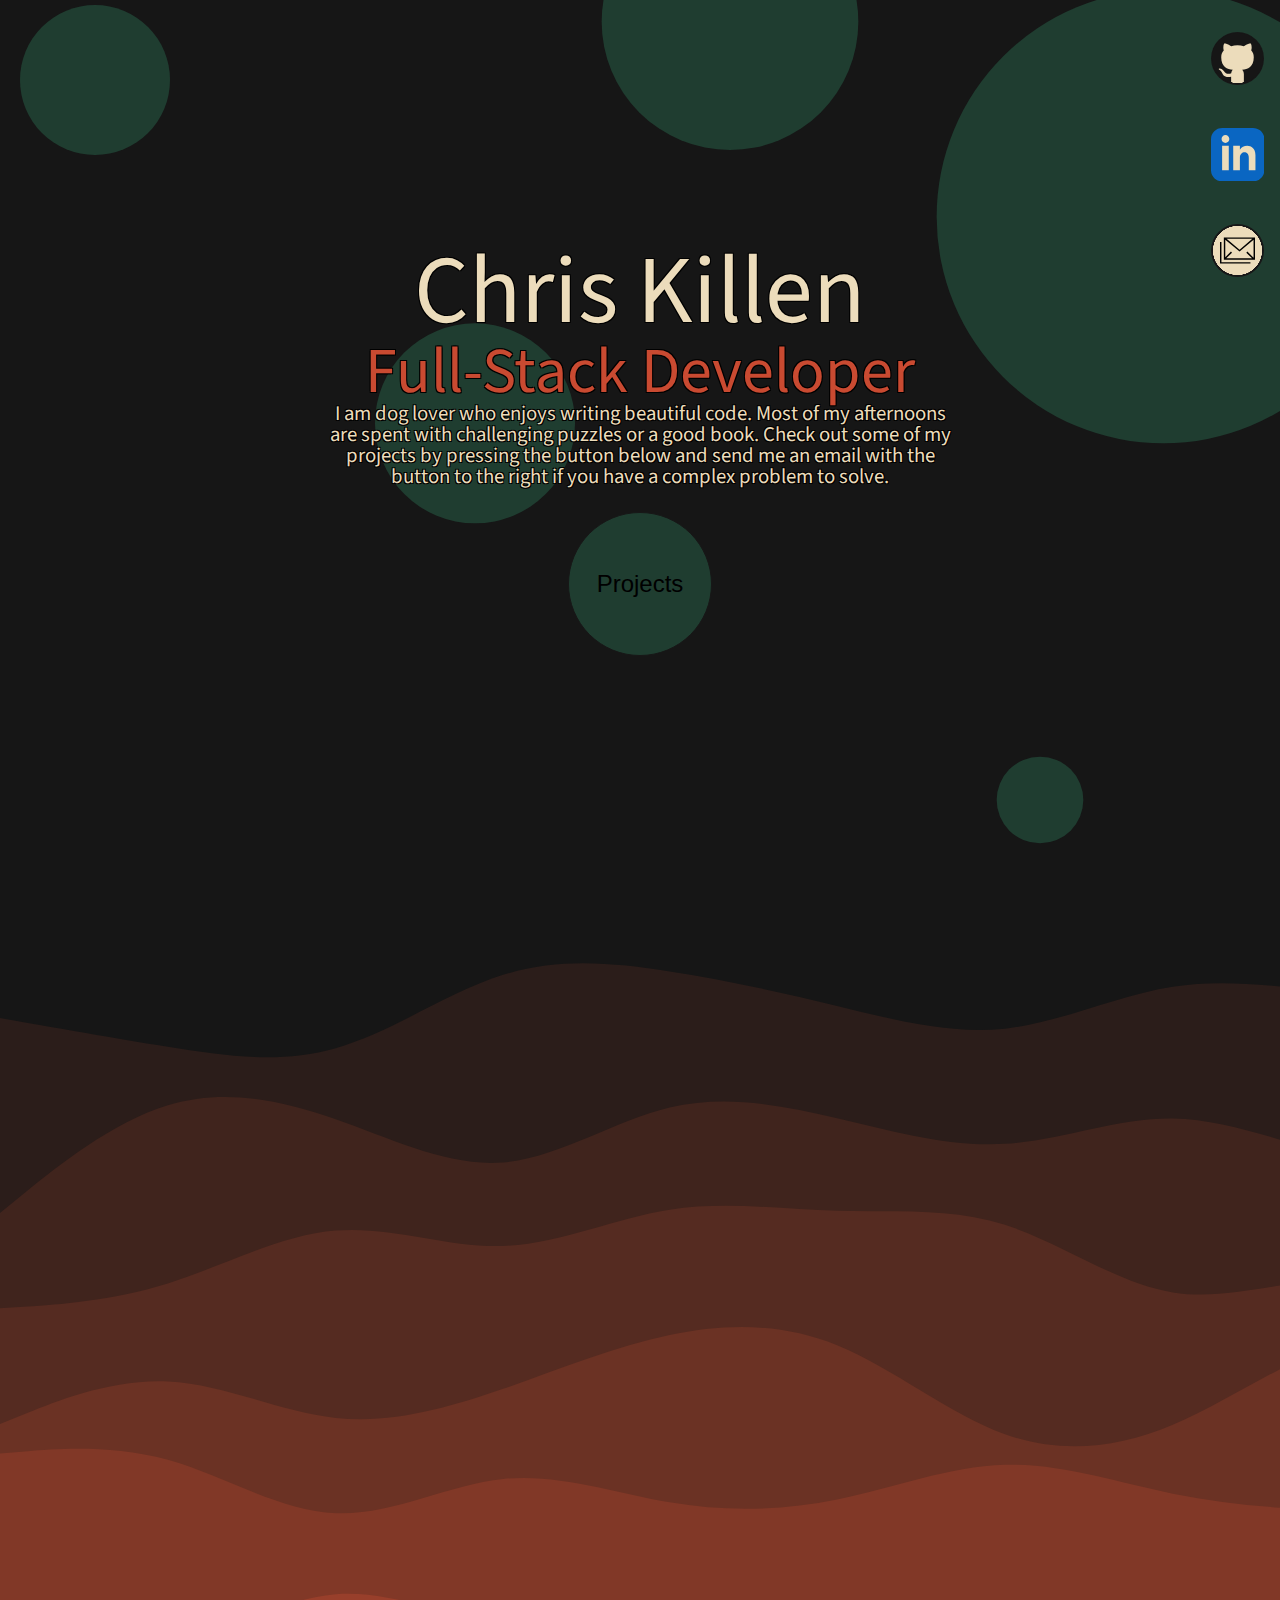
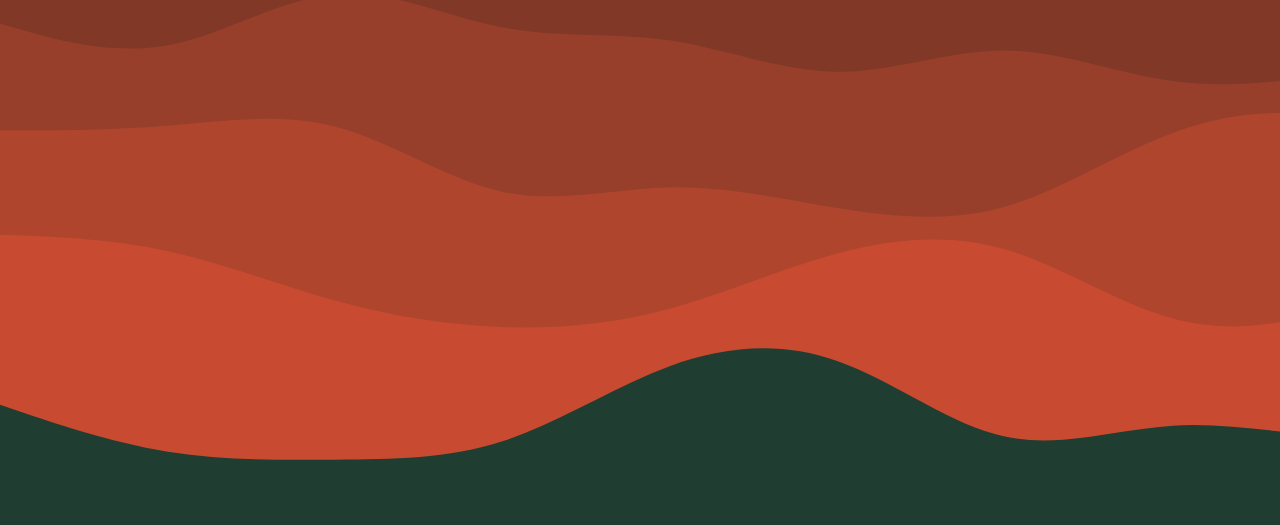
<file: index.html>
<!DOCTYPE html>
<html lang="en">

<head>
  <meta charset="UTF-8">
  <meta http-equiv="X-UA-Compatible" content="IE=edge">
  <meta name="viewport" content="width=device-width, initial-scale=1.0">
  <link rel="preconnect" href="https://fonts.googleapis.com">
  <link rel="preconnect" href="https://fonts.gstatic.com" crossorigin>
  <link href="https://fonts.googleapis.com/css2?family=Source+Sans+Pro:wght@300&display=swap" rel="stylesheet"> 
  <link rel="stylesheet" href="/reset.css">
  <link rel="stylesheet" href="/style.css">
  <title>Chris K</title>
</head>
<body>
  <a target="_blank" href="https://github.com/CKillen" class="float-button github" ><div class="github-background background-svg"></div></a>
  <a target="_blank" href="https://www.linkedin.com/in/christopher-killen-21360774/" class="float-button linkedin" ><div class="linkedin-background background-svg"></div></a>
  <a target="_blank" href="mailto: abc@example.com" class="float-button email" ><div class="email-background background-svg"></div></a>
  <div class="main background-svg">

    <div class="main-header">
      <h1 class="text-shadow">Chris Killen</h1>
      <h2 class="text-shadow">Full-Stack Developer</h2>
      <p class="text-shadow">
        I am dog lover who enjoys writing beautiful code. Most of my afternoons are spent with challenging puzzles or a good book. 
        Check out some of my projects by pressing the button below and send me an email with the button to the right if you have a complex problem to solve.  
      </p>
     <button id="project-button" class="blob-idle">Projects</button>
    </div>
  </div>
  <div id="project-section" class="projects background-svg">
    <div class="project original-fade">
      <div class="project-content">
        <h2 class="text-shadow">Voyager</h2>
      </div>
      <a target="_blank" class="background-svg" href="https://github.com/CKillen/Project3"></a>
      <a target="_blank" href="https://voyager-update.herokuapp.com/" id="cover-ship" class="background-svg"></a>
    </div>
    <div class="project original-fade">
      <div class="project-content">
        <h2 class="text-shadow">StreamerCRM</h2>
      </div>
      <a target="_blank" href="https://github.com/CKillen/StreamerCRM-A" class="background-svg"></a>
      <a target="_blank" href="https://www.streamercrm.com" id="cover-crm" class="background-svg"></a>
    </div>
  </div>
</body>
<script src="/index.js"></script>
</html>
</file>
<file: style.css>
html {
  overflow-x: hidden;
  scroll-behavior: smooth;
}

a {
  scroll-behavior: smooth;
}

.float-button {
  position: fixed;
  height: 52.67px;
  width: 52.67px;
  border: none;
  padding: 0px;
  display: -webkit-box;
  display: -ms-flexbox;
  display: flex;
  -webkit-box-pack: center;
      -ms-flex-pack: center;
          justify-content: center;
  -webkit-box-align: center;
      -ms-flex-align: center;
          align-items: center;
  background: #ecdcbb;
  background: radial-gradient(circle, #ecdcbb 65%, #171717 66%, #171717 100%);
}
.float-button:hover {
  background: radial-gradient(circle, #1f3d30 65%, #171717 66%, #171717 100%);
}

.linkedin {
  border-radius: 25%;
  top: 8em;
  right: 1em;
}

.linkedin-background {
  width: 100%;
  height: 100%;
  background-image: url("/iconmonstr-linkedin-3.svg");
}

.github {
  border-radius: 100%;
  top: 2em;
  right: 1em;
}

.github-background {
  width: 51px;
  height: 51px;
  background-image: url("/iconmonstr-github-1.svg");
}

.email {
  border-radius: 100%;
  top: 14em;
  right: 1em;
}

.email-background {
  width: 35px;
  height: 35px;
  background-image: url("/email-svgrepo-com.svg");
}

.main {
  background-image: url("./circles.svg");
  display: -webkit-box;
  display: -ms-flexbox;
  display: flex;
  -webkit-box-pack: center;
      -ms-flex-pack: center;
          justify-content: center;
  -webkit-box-align: center;
      -ms-flex-align: center;
          align-items: center;
  height: 100vh;
  width: 100vw;
  font-family: "Source Sans Pro", sans-serif;
}

.background-svg {
  background-repeat: repeat-y;
  background-size: cover;
  z-index: 1;
}

.main-header {
  display: -webkit-box;
  display: -ms-flexbox;
  display: flex;
  -webkit-box-pack: center;
      -ms-flex-pack: center;
          justify-content: center;
  -webkit-box-align: center;
      -ms-flex-align: center;
          align-items: center;
  -webkit-box-orient: vertical;
  -webkit-box-direction: normal;
      -ms-flex-direction: column;
          flex-direction: column;
  width: 100%;
}
.main-header p {
  color: #ecdcbb;
  font-size: 1.3em;
  width: clamp(45ch, 50%, 75ch);
  text-align: center;
}
.main-header h1 {
  color: #ecdcbb;
  font-size: 6em;
}
.main-header h2 {
  color: #c94a31;
  font-size: 4em;
}
.main-header button {
  margin-top: 1em;
  height: 6em;
  width: 6em;
  border: 1px solid #171717;
  border-radius: 100%;
  background-color: #1f3d30;
  font-size: 1.5em;
  z-index: 5;
}
.main-header button:hover {
  background-color: #184431;
}
.main-header button:active {
  scroll-behavior: smooth;
}

#project-section {
  width: 100vw;
  min-height: calc(100vh + 325px);
  background-image: url("/waves.svg");
  display: grid;
  grid-template-columns: 1fr 1fr 1fr;
  -webkit-box-align: center;
      -ms-flex-align: center;
          align-items: center;
  justify-items: center;
  gap: 15px 15px;
}

.project {
  height: 325px;
  width: 325px;
  background-color: #171717;
  -webkit-box-shadow: 0 0 0 3px #ecdcbb;
          box-shadow: 0 0 0 3px #ecdcbb;
  margin-top: 20px;
}
.project .project-content {
  height: 100%;
  width: 100%;
  display: -webkit-box;
  display: -ms-flexbox;
  display: flex;
  -webkit-box-pack: center;
      -ms-flex-pack: center;
          justify-content: center;
  -webkit-box-align: center;
      -ms-flex-align: center;
          align-items: center;
}
.project .project-content h2 {
  font-size: 45px;
  color: #ecdcbb;
}
.project a {
  display: inline-block;
  width: 100%;
  height: 100%;
  margin-bottom: -100%;
}
.project a:first-of-type {
  background-color: #ecdcbb;
  background-position-x: -50px;
  background-position-y: -50px;
  background-repeat: no-repeat;
  background-image: url("/iconmonstr-github-1.svg");
  -webkit-clip-path: polygon(0 0, 0 0, 0 0);
          clip-path: polygon(0 0, 0 0, 0 0);
  -webkit-transform: translate(0, calc(-100% - 11px));
          transform: translate(0, calc(-100% - 11px));
  z-index: 1;
}
.project a:last-of-type {
  background-color: #ecdcbb;
  -webkit-clip-path: polygon(0 0, 0 0, 0 0);
          clip-path: polygon(0 0, 0 0, 0 0);
  -webkit-transform: translate(0, calc(-100% - 26px));
          transform: translate(0, calc(-100% - 26px));
  z-index: 2;
}
.project a:hover {
  background-color: #1f3d30;
}

#cover-ship {
  background-image: url("/cover_ship.svg");
  background-position-x: 50px;
  background-position-y: 50px;
}

#cover-crm {
  background-image: url("/crm.svg");
  background-position-x: 20px;
  background-position-y: 50px;
}

@media (max-width: 650px) {
  .main-header p {
    font-size: 1em;
    margin-top: 10px;
    text-align: left;
    width: 100%;
    margin-left: 10px;
  }

  #project-section {
    grid-template-columns: 1fr;
    min-height: 100vh;
  }

  .project {
    height: 250px;
    width: 250px;
    -webkit-box-shadow: 0 0 0 1px #ecdcbb;
            box-shadow: 0 0 0 1px #ecdcbb;
  }
  .project .project-content h2 {
    font-size: 30px;
  }

  .float-button {
    position: absolute;
  }

  .float-button {
    background: #171717 2px solid;
  }
}
@media (min-width: 651px) and (max-width: 1200px) {
  #project-section {
    grid-template-columns: 1fr 1fr;
  }

  .project {
    margin-top: 20px;
  }

  .project {
    height: 285px;
    width: 285px;
    -webkit-box-shadow: 0 0 0 2px #ecdcbb;
            box-shadow: 0 0 0 2px #ecdcbb;
  }

  .float-button {
    position: absolute;
  }
}
.blob-drop {
  -webkit-animation: blob-drop 3s 1 forwards;
          animation: blob-drop 3s 1 forwards;
}

.blob-idle {
  -webkit-animation: blob-idle 4s infinite;
          animation: blob-idle 4s infinite;
}

.original-fade {
  opacity: 0;
}

.fade-in {
  -webkit-animation: fade-in 2s 1 forwards;
          animation: fade-in 2s 1 forwards;
}

.slide-left {
  -webkit-animation: project-slide-left 1s 1 forwards;
          animation: project-slide-left 1s 1 forwards;
}

.slide-right {
  -webkit-animation: project-slide-right 1s 1 forwards;
          animation: project-slide-right 1s 1 forwards;
}

.slide-left-back {
  -webkit-animation: project-slide-left-back 1s 1 forwards;
          animation: project-slide-left-back 1s 1 forwards;
}

.slide-right-back {
  -webkit-animation: project-slide-right-back 1s 1 forwards;
          animation: project-slide-right-back 1s 1 forwards;
}

.text-shadow {
  text-shadow: -1px -1px 0 #000, 1px -1px 0 #000, -1px 1px 0 #000, 1px 1px 0 #000;
}

@-webkit-keyframes project-slide-left-back {
  from {
    -webkit-clip-path: polygon(0 0, 0 100%, 100% 0);
            clip-path: polygon(0 0, 0 100%, 100% 0);
  }
  to {
    -webkit-clip-path: polygon(0 0, 0 0, 0 0);
            clip-path: polygon(0 0, 0 0, 0 0);
  }
}

@keyframes project-slide-left-back {
  from {
    -webkit-clip-path: polygon(0 0, 0 100%, 100% 0);
            clip-path: polygon(0 0, 0 100%, 100% 0);
  }
  to {
    -webkit-clip-path: polygon(0 0, 0 0, 0 0);
            clip-path: polygon(0 0, 0 0, 0 0);
  }
}
@-webkit-keyframes project-slide-right-back {
  from {
    -webkit-clip-path: polygon(100% 100%, 0 100%, 100% 0);
            clip-path: polygon(100% 100%, 0 100%, 100% 0);
  }
  to {
    -webkit-clip-path: polygon(100% 100%, 100% 100%, 100% 100%);
            clip-path: polygon(100% 100%, 100% 100%, 100% 100%);
  }
}
@keyframes project-slide-right-back {
  from {
    -webkit-clip-path: polygon(100% 100%, 0 100%, 100% 0);
            clip-path: polygon(100% 100%, 0 100%, 100% 0);
  }
  to {
    -webkit-clip-path: polygon(100% 100%, 100% 100%, 100% 100%);
            clip-path: polygon(100% 100%, 100% 100%, 100% 100%);
  }
}
@-webkit-keyframes project-slide-left {
  from {
    -webkit-clip-path: polygon(0 0, 0 0, 0 0);
            clip-path: polygon(0 0, 0 0, 0 0);
  }
  to {
    -webkit-clip-path: polygon(0 0, 0 100%, 100% 0);
            clip-path: polygon(0 0, 0 100%, 100% 0);
  }
}
@keyframes project-slide-left {
  from {
    -webkit-clip-path: polygon(0 0, 0 0, 0 0);
            clip-path: polygon(0 0, 0 0, 0 0);
  }
  to {
    -webkit-clip-path: polygon(0 0, 0 100%, 100% 0);
            clip-path: polygon(0 0, 0 100%, 100% 0);
  }
}
@-webkit-keyframes project-slide-right {
  from {
    -webkit-clip-path: polygon(100% 100%, 100% 100%, 100% 100%);
            clip-path: polygon(100% 100%, 100% 100%, 100% 100%);
  }
  to {
    -webkit-clip-path: polygon(100% 100%, 0 100%, 100% 0);
            clip-path: polygon(100% 100%, 0 100%, 100% 0);
  }
}
@keyframes project-slide-right {
  from {
    -webkit-clip-path: polygon(100% 100%, 100% 100%, 100% 100%);
            clip-path: polygon(100% 100%, 100% 100%, 100% 100%);
  }
  to {
    -webkit-clip-path: polygon(100% 100%, 0 100%, 100% 0);
            clip-path: polygon(100% 100%, 0 100%, 100% 0);
  }
}
@-webkit-keyframes blob-idle {
  0% {
    -webkit-transform: scale(1);
            transform: scale(1);
  }
  50% {
    -webkit-transform: scale(1.1, 0.9);
            transform: scale(1.1, 0.9);
  }
  100% {
    -webkit-transform: scale(1);
            transform: scale(1);
  }
}
@keyframes blob-idle {
  0% {
    -webkit-transform: scale(1);
            transform: scale(1);
  }
  50% {
    -webkit-transform: scale(1.1, 0.9);
            transform: scale(1.1, 0.9);
  }
  100% {
    -webkit-transform: scale(1);
            transform: scale(1);
  }
}
@-webkit-keyframes blob-drop {
  0% {
    -webkit-transform: scale(1);
            transform: scale(1);
    color: rgba(23, 23, 23, 0);
  }
  20% {
    -webkit-transform: translateY(-10vh) scale(0.4, 1.6);
            transform: translateY(-10vh) scale(0.4, 1.6);
    background-color: #171717;
    font-size: 4em;
  }
  30% {
    background-color: #171717;
  }
  60% {
    -webkit-transform: translateY(100vh) scale(0.4, 1.6);
            transform: translateY(100vh) scale(0.4, 1.6);
    background-color: #632418;
    font-size: 3em;
  }
  75% {
    -webkit-transform: translateY(100vh) scale(1.6, 0.4);
            transform: translateY(100vh) scale(1.6, 0.4);
    background-color: #983825;
    font-size: 1.5em;
  }
  100% {
    -webkit-transform: translateY(100vh) scale(1, 1);
            transform: translateY(100vh) scale(1, 1);
    background-color: rgba(31, 61, 48, 0);
    border: none;
    font-size: 0.5em;
    color: rgba(23, 23, 23, 0);
    display: none;
  }
}
@keyframes blob-drop {
  0% {
    -webkit-transform: scale(1);
            transform: scale(1);
    color: rgba(23, 23, 23, 0);
  }
  20% {
    -webkit-transform: translateY(-10vh) scale(0.4, 1.6);
            transform: translateY(-10vh) scale(0.4, 1.6);
    background-color: #171717;
    font-size: 4em;
  }
  30% {
    background-color: #171717;
  }
  60% {
    -webkit-transform: translateY(100vh) scale(0.4, 1.6);
            transform: translateY(100vh) scale(0.4, 1.6);
    background-color: #632418;
    font-size: 3em;
  }
  75% {
    -webkit-transform: translateY(100vh) scale(1.6, 0.4);
            transform: translateY(100vh) scale(1.6, 0.4);
    background-color: #983825;
    font-size: 1.5em;
  }
  100% {
    -webkit-transform: translateY(100vh) scale(1, 1);
            transform: translateY(100vh) scale(1, 1);
    background-color: rgba(31, 61, 48, 0);
    border: none;
    font-size: 0.5em;
    color: rgba(23, 23, 23, 0);
    display: none;
  }
}
@-webkit-keyframes fade-in {
  from {
    opacity: 0;
  }
  to {
    opacity: 1;
  }
}
@keyframes fade-in {
  from {
    opacity: 0;
  }
  to {
    opacity: 1;
  }
}
/*# sourceMappingURL=style.css.map */
</file>
